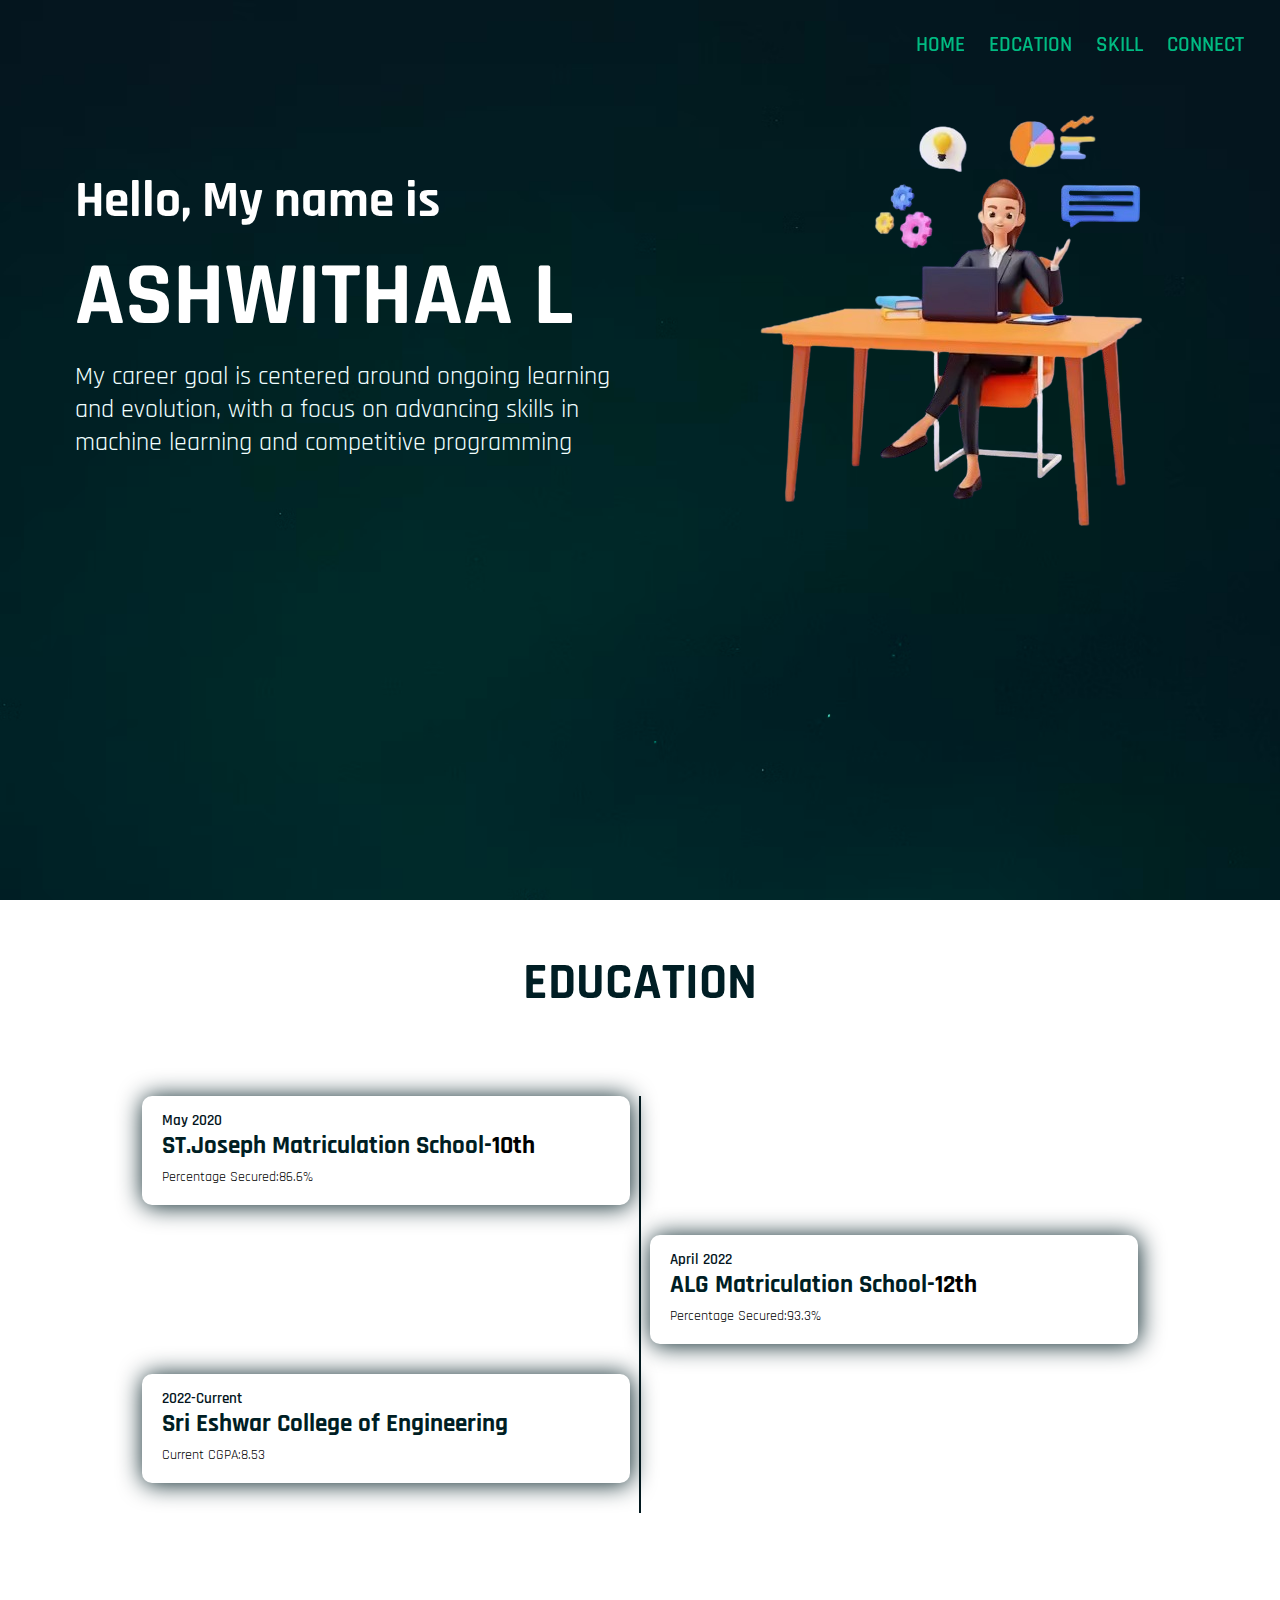
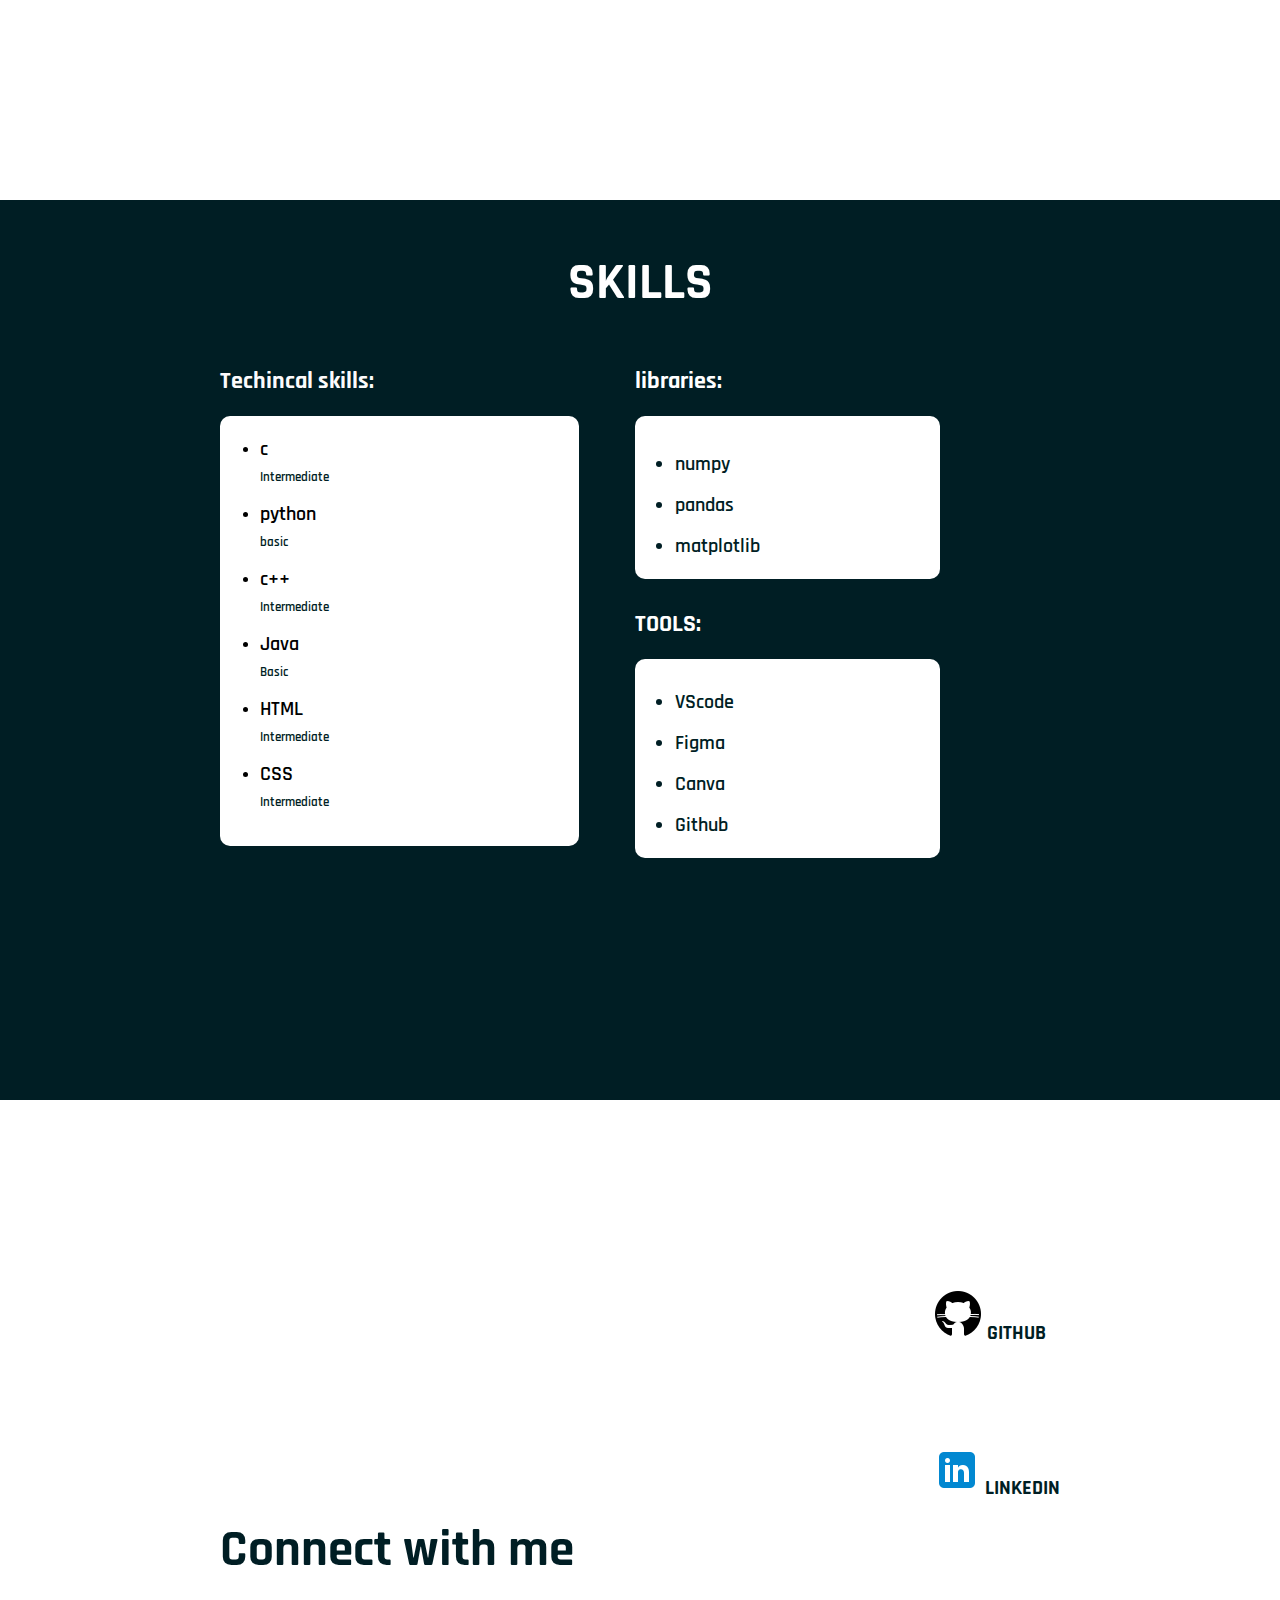
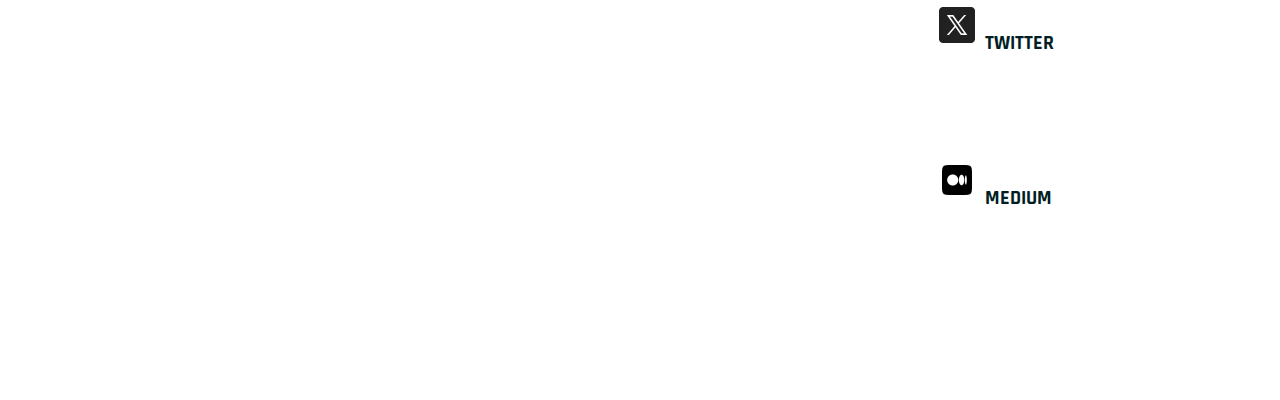
<file: index.html>
<!DOCTYPE html>
<html lang="en">
<head>
    <meta charset="UTF-8">
    <meta name="viewport" content="width=device-width, initial-scale=1.0">
    <title>ASH RESUME</title>
    <link rel="icon" href="images/resume.png" type="image/icon">
    <link rel="stylesheet" href="one.css">
    
</head>
<body>
    <header class="header">
    <nav class="navbar">
        <a href="#section1">HOME</a>
        <a href="#education">EDCATION</a>
        <a href="#section2">SKILL</a>
        <a href="#connect">CONNECT</a>
    </nav>
    </header>
    <section class="section1" id="section1">
    <div class="style">
    <div class="div1">
        <h3 class="hello">Hello, My name is</h3>
        <h1 class="name">ASHWITHAA L</h1>
        <p class="para">My career goal is centered around ongoing
             learning and evolution, with a focus on advancing 
             skills in machine learning and competitive programming</p>
    </div>
    <div class="div2">
        <img src="images/png-m.png" alt="working">
    </div>
    </div>
</section>

<section class="education" id="education">
  <div class="main">
    <h3 class="heading">EDUCATION</h3>
<div class="edu-container">
    <ul>
        <li>
            <h3>May 2020</h3>
            <h4 class="title">ST.Joseph Matriculation School-<span>10th</span></h4>
            <p>Percentage Secured:86.6%</p>
        </li>
        <li>
            <h3>April 2022</h3>
            <h4 class="title">ALG Matriculation School-<span>12th</span></h4>
            <p>Percentage Secured:93.3%</p>
        </li>
        <li>
            <h3>2022-Current</h3>
            <h4 class="title">Sri Eshwar College of Engineering</h4>
            <p>Current CGPA:8.53</p>
        </li>
    </ul>
</div>
  </div>
</section>

<section class="section2" id="section2">
<h1 class="heading2">SKILLS</h1>
<div class="div3">
    <div class="tech">
            <h2 class="exp-sub">Techincal skills:</h2>
            <ul>
                <li>
                    <h3>c</h3>
                    <p>Intermediate</p>
                </li>

                <li>
                     <h3>python</h3>
                     <p>basic</p>
                </li>

                 <li>
                     <h3>c++</h3>
                     <p>Intermediate</p>
                </li>

                 <li>
                     <h3>Java</h3>
                     <p>Basic</p>
                </li>

                 <li>
                     <h3>HTML</h3>
                     <p>Intermediate</p>
                </li>

                 <li>
                     <h3>CSS</h3>
                     <p>Intermediate</p>
                 </li>
                </ul>

    </div>
    <div class="vertical">
        <h2 class="exp-sub2">libraries:</h2>
    <div class="libraries">
        <ul>
            <li>numpy</li>
            <li>pandas</li>
            <li>matplotlib</li>
        </ul>
     </div>
<h2 class="exp-sub2">TOOLS:</h2>
     <div class="tools">
        <ul>
            <li>VScode</li>
            <li>Figma</li>
            <li>Canva</li>
            <li>Github</li>
        </ul>
     </div>
</div>
        </div>      
</section>

<!-- <section class="section3" id="section3">
    <h2 class="heading2">PROJECTS</h2>
    <div class="tit">
        <div>
            <img>
            <h2> PORTFOLIO</h2>
            <p>The portfolio is build with html and css</p>
            <a></a>
        </div>
        <div> <img>
            <h2>PROJECT2</h2>
            <p>Satellite-Powered Vegetation Growth Prediction:</p>
            <a></a></div>
        <div> <img>
            <h2> PORTFOLIO</h2>
            <p>The portfolio is build with html and css</p>
            <a></a></div>
        </div> -->
 <section class="connect" id="connect">
<div class="outer1" >
    <div>
        <h3 class="heading3">Connect with me</h3>
    </div>
    <div class="inner1">
    <div class="one">
        <img src="images/github.png" alt="github">
        <a href="https://github.com/ashwithaa-l/ashwithaa-l">GITHUB</a>
    </div>
    <div class="one">
        <img src="images/linkedin.png" alt="linkedin">
        <a href="https://www.linkedin.com/in/ashwithaa-l-904929278">LINKEDIN</a>
    </div>
    <div class="one">
        <img src="images/twitter.png" alt="twitter">
        <a href="https://twitter.com/Ashwithaa_ash">TWITTER</a>
    </div>
    <div>
        <img src="images/medium.png" alt="medium">
        <a href="https://medium.com/@ash952005">MEDIUM</a>
    </div>
    </div>
</div>
 </section>
</body>
</html>
</file>
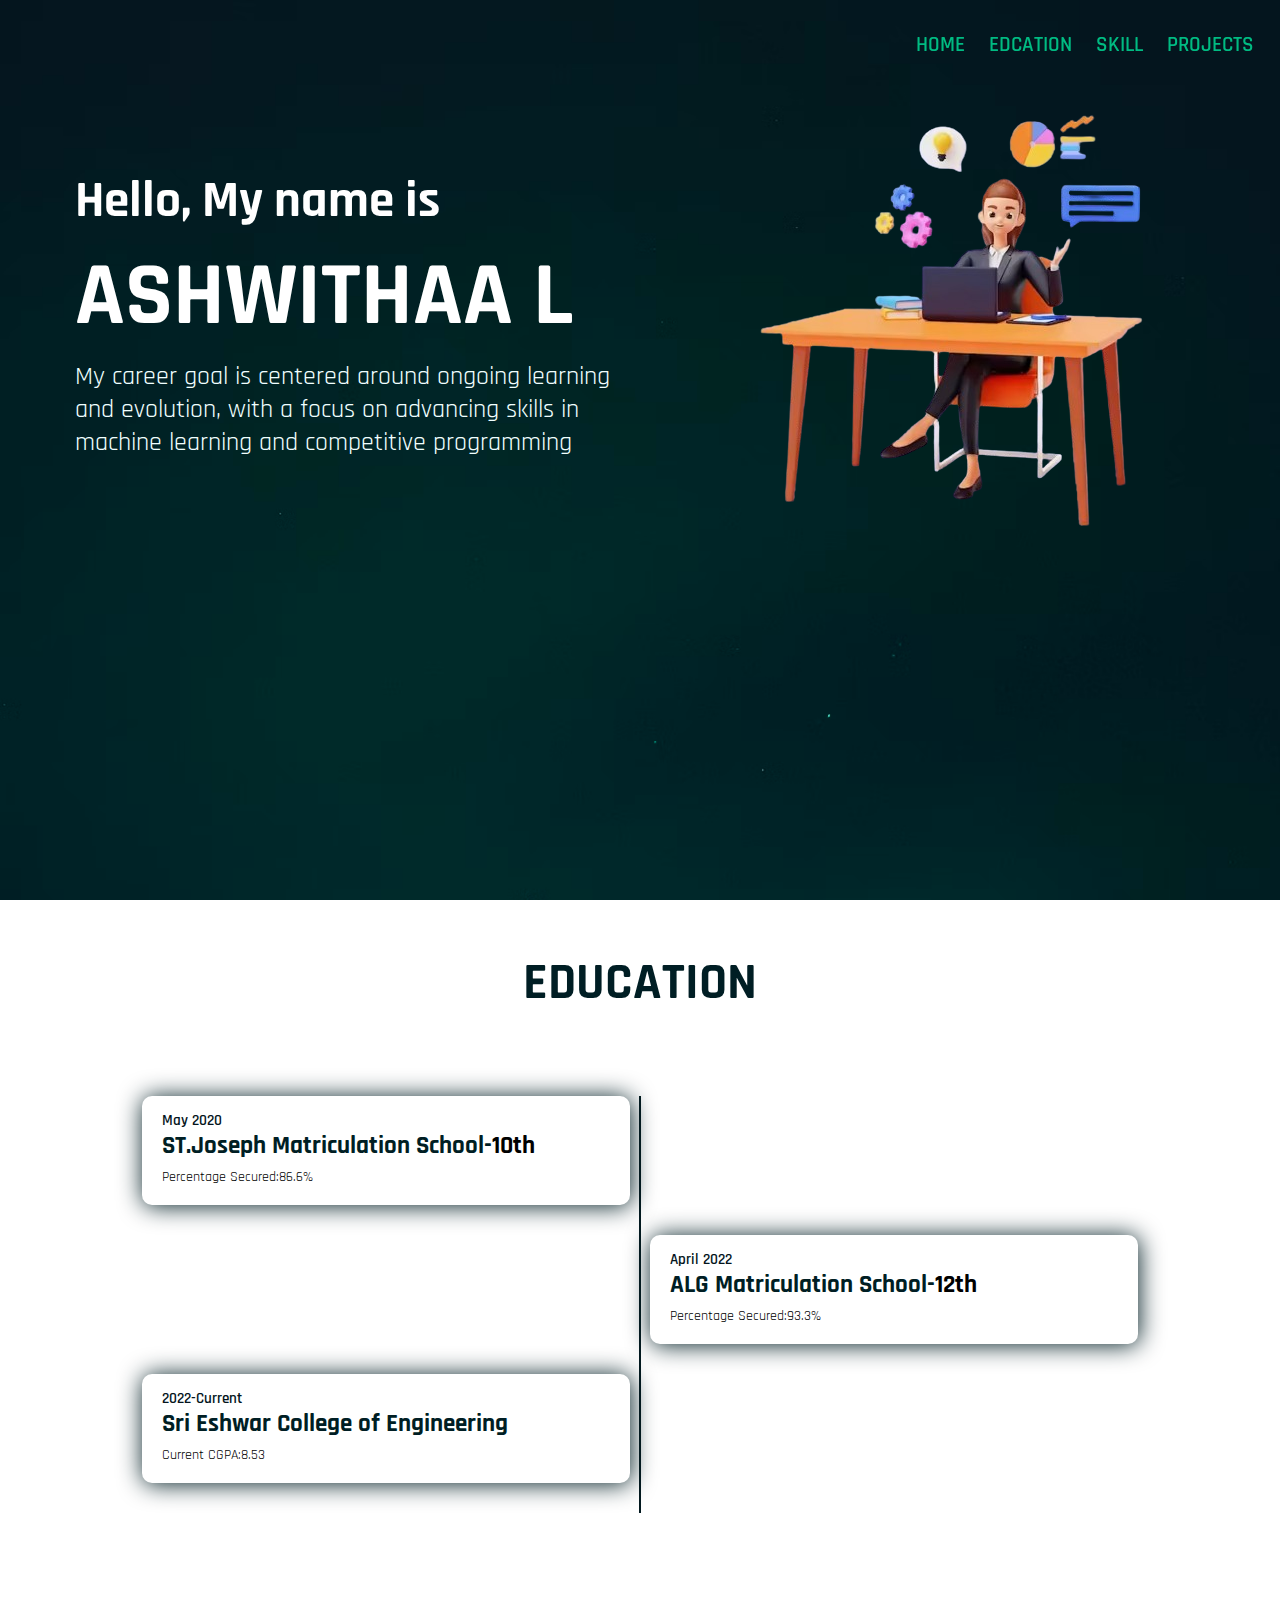
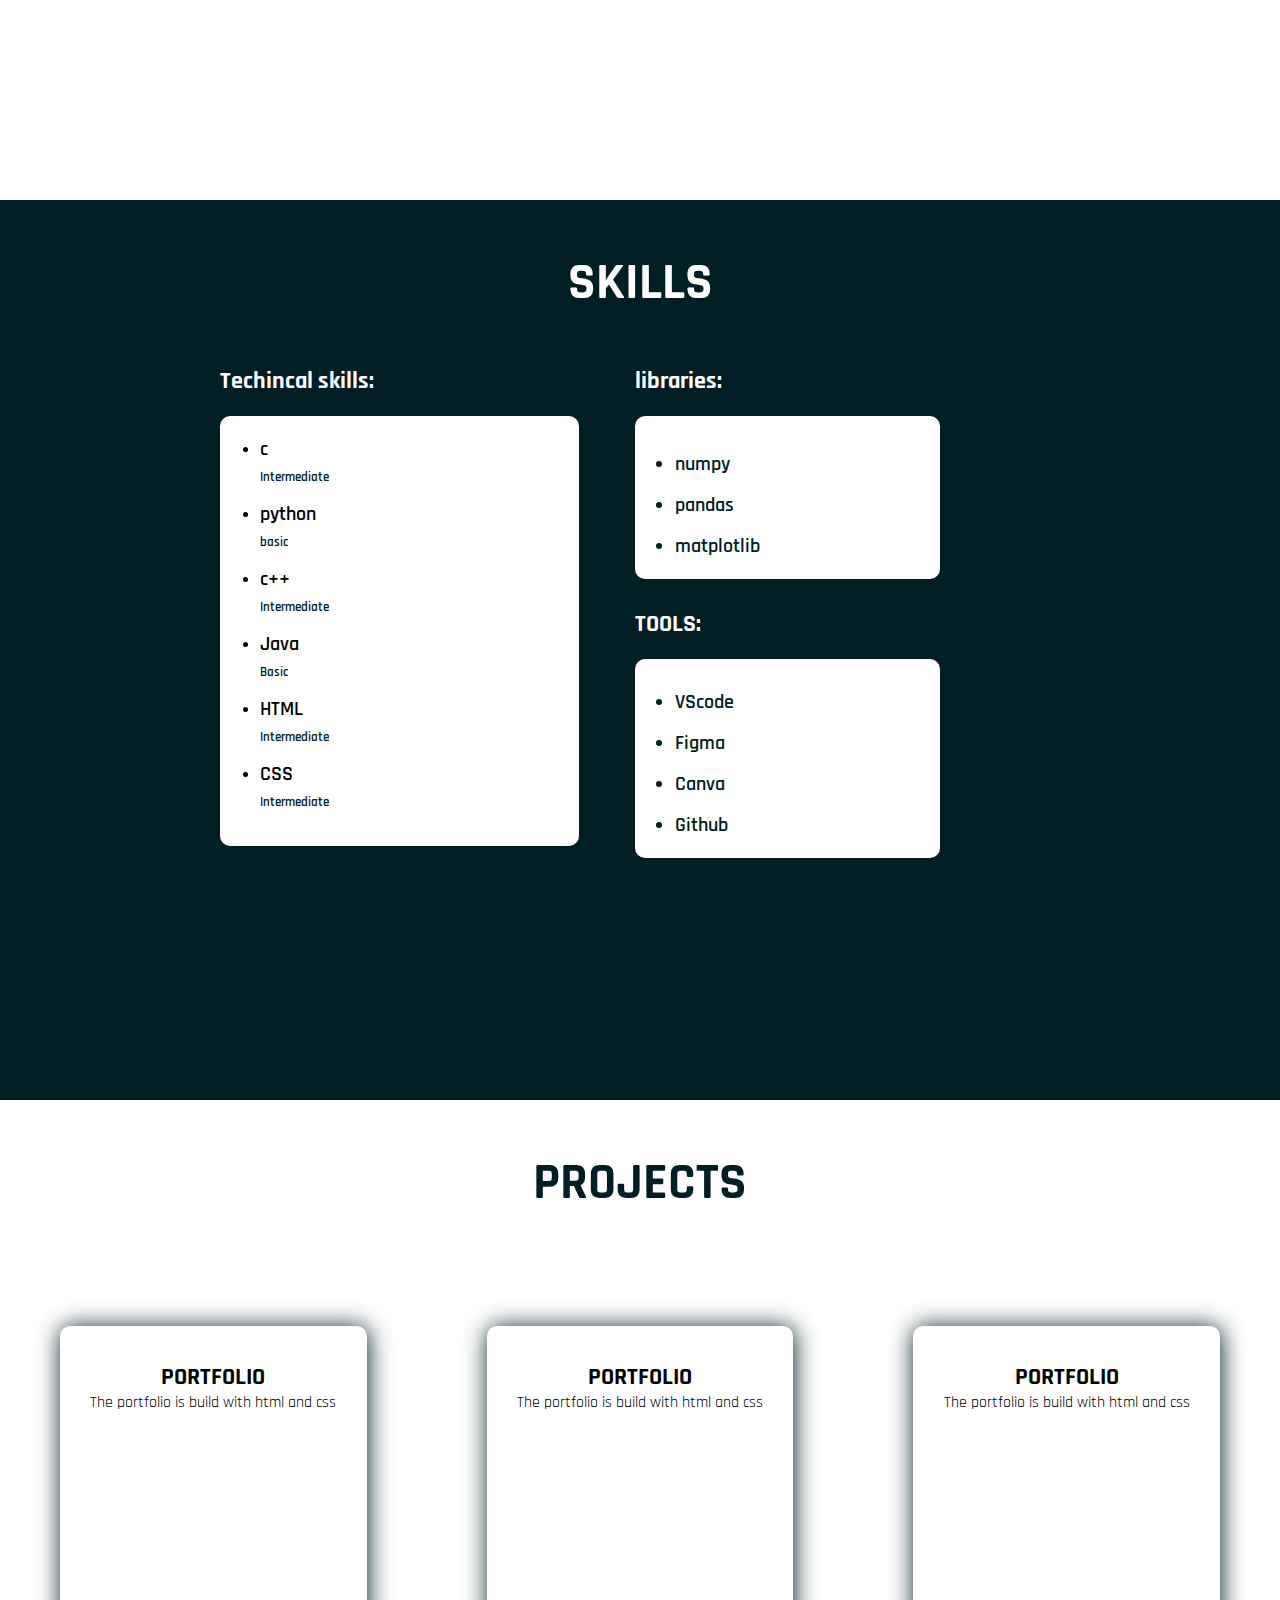
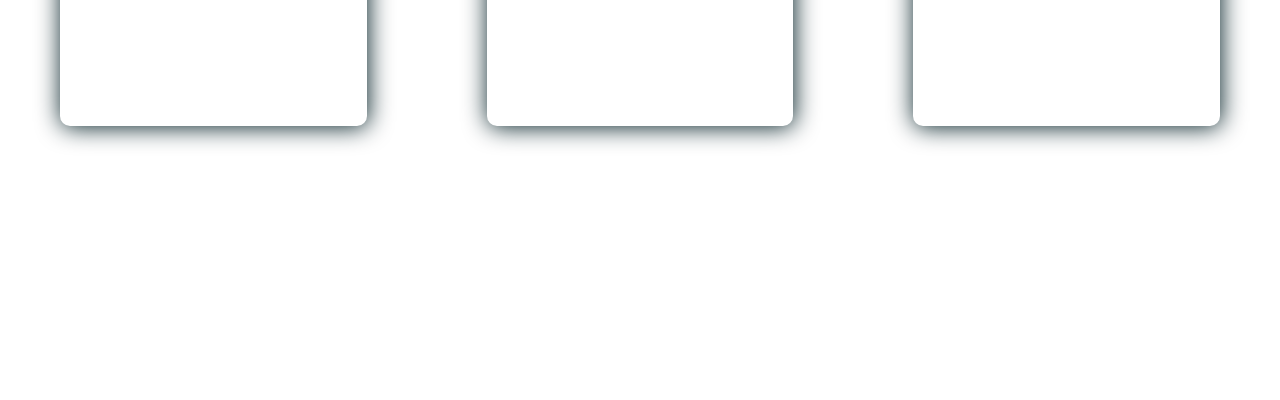
<file: one.html>
<!DOCTYPE html>
<html lang="en">
<head>
    <meta charset="UTF-8">
    <meta name="viewport" content="width=device-width, initial-scale=1.0">
    <title>ASH RESUME</title>
    <link rel="icon" href="images/resume.png" type="image/icon">
    <link rel="stylesheet" href="one.css">
    
</head>
<body>
    <header class="header">
    <nav class="navbar">
        <a href="#section1">HOME</a>
        <a href="#education">EDCATION</a>
        <a href="#section2">SKILL</a>
        <a href="#section3">PROJECTS</a>
    </nav>
    </header>
    <section class="section1" id="section1">
    <div class="style">
    <div class="div1">
        <h3 class="hello">Hello, My name is</h3>
        <h1 class="name">ASHWITHAA L</h1>
        <p class="para">My career goal is centered around ongoing
             learning and evolution, with a focus on advancing 
             skills in machine learning and competitive programming</p>
    </div>
    <div class="div2">
        <img src="images/png-m.png" alt="working">
    </div>
    </div>
</section>

<section class="education" id="education">
  <div class="main">
    <h3 class="heading">EDUCATION</h3>
<div class="edu-container">
    <ul>
        <li>
            <h3>May 2020</h3>
            <h4 class="title">ST.Joseph Matriculation School-<span>10th</span></h4>
            <p>Percentage Secured:86.6%</p>
        </li>
        <li>
            <h3>April 2022</h3>
            <h4 class="title">ALG Matriculation School-<span>12th</span></h4>
            <p>Percentage Secured:93.3%</p>
        </li>
        <li>
            <h3>2022-Current</h3>
            <h4 class="title">Sri Eshwar College of Engineering</h4>
            <p>Current CGPA:8.53</p>
        </li>
    </ul>
</div>
  </div>
</section>

<section class="section2" id="section2">
<h1 class="heading2">SKILLS</h1>
<div class="div3">
    <div class="tech">
            <h2 class="exp-sub">Techincal skills:</h2>
            <ul>
                <li>
                    <h3>c</h3>
                    <p>Intermediate</p>
                </li>

                <li>
                     <h3>python</h3>
                     <p>basic</p>
                </li>

                 <li>
                     <h3>c++</h3>
                     <p>Intermediate</p>
                </li>

                 <li>
                     <h3>Java</h3>
                     <p>Basic</p>
                </li>

                 <li>
                     <h3>HTML</h3>
                     <p>Intermediate</p>
                </li>

                 <li>
                     <h3>CSS</h3>
                     <p>Intermediate</p>
                 </li>
                </ul>

    </div>
    <div class="vertical">
        <h2 class="exp-sub2">libraries:</h2>
    <div class="libraries">
        <ul>
            <li>numpy</li>
            <li>pandas</li>
            <li>matplotlib</li>
        </ul>
     </div>
<h2 class="exp-sub2">TOOLS:</h2>
     <div class="tools">
        <ul>
            <li>VScode</li>
            <li>Figma</li>
            <li>Canva</li>
            <li>Github</li>
        </ul>
     </div>
</div>
        </div>      
</section>

<section class="section3" id="section3">
    <h2 class="heading2">PROJECTS</h2>
    <div class="tit">
        <div>
            <img>
            <h2> PORTFOLIO</h2>
            <p>The portfolio is build with html and css</p>
            <a></a>
        </div>
        <div> <img>
            <h2> PORTFOLIO</h2>
            <p>The portfolio is build with html and css</p>
            <a></a></div>
        <div> <img>
            <h2> PORTFOLIO</h2>
            <p>The portfolio is build with html and css</p>
            <a></a></div>
        </div>
 
</body>
</html>
</file>
<file: one.css>
@import url('https://fonts.googleapis.com/css2?family=Poppins&family=Rajdhani:wght@300;400;500;600;700&display=swap');

*{
    margin:0;
    padding:0;
    font-family:'rajdhani';
}
.section1{
    background:url(images/gradient.avif);
    background-size: cover;
    width:100vw;
    height:100vh;
    display:flex;
    flex-direction:column;
}
.header{
    color:#FCFBFC;
    width:100%;
    padding:2rem 70%;
    justify-content:space-between;
    align-items:center;
    z-index:100;
    position:fixed;
}

.navbar a{
text-decoration:none;
font-size:130%;
font-weight:600;
margin-left:20px;
color:#00bb82;
transition:.3s;

}
.navbar a:hover{
    color:aqua;
   text-decoration: underline;
}

.style{
    display:flex;
    justify-content: space-between;
    align-items: center;
}
.div1{
    flex:1;
    padding-top:80px;
    margin-left: 75px;

}

.div2{
    flex:1;
    padding-top:100px;
    margin-left:60px;
}

.div1 .hello{
font-size:3.2rem;
color:white;
font-weight:700px;
}

.div1 .name{
    font-size:5.6rem;
    color:white;
    padding-top:5px;
    padding-bottom:5px;
    font-weight: 700px;
    line-height:1.3;
    animation-name: name;
    animation-duration:5s;
    animation-delay:1s;
    animation-timing-function: linear;
    animation-direction: alternate;
}
@keyframes name{
    from{color:white;}
    to{color: aqua;}
    0%{
        transform:translatex(0);
    }
    100%{
        transform: translatex(100px);
    }
}
.div1 .para{
    font-size:1.6rem;
    color:azure;
}

.education{
    background-size: cover;
    width:100vw;
    height:100vh;
    display:flex;
    flex-direction:column;

}

.main{
    width:100%;
    height:auto;
    background-color: white;
    padding:50px 0;
    display:grid;
    place-items: center;
}

.main .heading{
    font-size:3.2rem;
    font-weight:700px;
    color:#001E24;
    position: relative;
    margin-bottom:80px ;
}

 .edu-container{
    width:70%;
    height:auto;
    margin:auto 0;
    position:relative;
}

.edu-container ul{
    list-style:none;
  
}
.edu-container ul::after {
	content: " ";
	position: absolute;
	width: 2px;
	height: 100%;
	left: 50%;
	top: 0;
	transform: translateX(-50%);
    background-image: linear-gradient(to bottom, rgba(3,26,32), rgba(3,25,31));
}
 
.edu-container ul li{
    width:50%;
    height:auto;
    padding:15px 20px;
    background-color:#fff;
    box-shadow: 1px 1px 25px #001E24;
    border-radius:10px;
    margin-bottom:30px;
    z-index:99;
}

.edu-container ul li:nth-chile(3){
    margin-bottom: 0;
}
.edu-container ul li:nth-child(odd){
    float:left;
    clear:right;
    transform:translateX(-50px);
}

.edu-container ul li:nth-child(even){

    float:right;
    clear:left;
    transform:translateX(50px);
}

ul li .title{
    font-size:25px;
    color:#001E24;
}

ul li p{
    margin:6px 0 4px 0;
    line-height:18px;
    font-size:14px;
    font-weight:800px;
}
 
ul li h3{
    font-weight: 600;
    font-size:15px;
    color:#04151D;
}

ul li span{
    color:black;
}

.section2{
    background-color: #001E24;
    background-size: cover;
    width:100vw;
    height:100vh;
    display:flex;
    flex-direction:column;
}
.heading2{
    font-size:3.2rem;
    font-weight:700px;
    color:white;
    padding:50px 0;
    display:flex;
    align-items: center;
    justify-content: center;
}
.section2 .div3{
    display:flex;
    justify-content:space-between;
}

.section2 .tech{
    color:black;
    margin-left:150px;

}

.section2 .tech ul {
    width:100%;
    height: auto;
    padding-top:20px;
    padding-bottom:20px;
   padding-left:40px;
   padding-right:70px;
    background-color:#fff;
    border-radius:10px;
    margin-bottom:30px;
    margin-left:70px;
    align-items: center;
}

.section2 .exp-sub{
    color:#FCFBFC;
    padding-bottom:20px;
    margin-left:70px;

}

.section2 .div3 .vertical .libraries:hover {
    box-shadow: 1px 1px 15px white;
}  

.section2 .div3 .vertical .tools:hover {
    box-shadow: 1px 1px 15px white;
}
 .section2 .div3 .tech ul:hover{
    box-shadow: 1px 1px 15px white;
 }  

.section2 .tech ul li h3{
    color:black;
    font-size:20px;
}
.section2 .tech ul li p{
    color:#001E24;
    font-size:13px;
    font-weight:600;
    margin-bottom:15px;
}

.section2 .libraries{
    width:100%;
    height: auto;
    padding-top:20px;
    padding-bottom:20px;
   padding-left:40px;
   padding-right:70px;
    background-color:#fff;
    border-radius:10px;
    margin-bottom:30px;

}
.section2 .div3 .vertical ul:hover {
    box-shadow: 1px 1px 15px white;
}

.section2 .tools{
    width:100%;
    height: auto;
    padding-top:15px;
    padding-bottom:20px;
   padding-left:40px;
   padding-right:70px;
    background-color:#fff;
    border-radius:10px;
    margin-bottom:30px;
}

.section2 .tools ul li{
    font-size:20px;
    font-weight:600;
    color:#001E24;
    margin-top:15px;
}

.section2 .libraries ul li{
    font-size:20px;
    font-weight:600;
    color:#001E24;
    margin-top:15px;
}

.section2 .exp-sub2{
    color:white;
    padding-bottom:20px;

}

.section2 .vertical{
    margin-right:450px;
}

.section3{
    background-size: cover;
    width:100vw;
    height:100vh;
    display:flex;
    flex-direction:column;
}
.section3 .heading2{
    color:#001E24;
}
 
.section3 .tit{
    display:flex;
    justify-content:center;
    align-items:center;
    min-height:400px;
}

.section3 .tit div{
    height:370px;
    width:335px;
    background:white;
    margin:60px;
    text-align:center;
    padding:15px 20px;
    background-color:#fff;
    box-shadow: 1px 1px 25px #001E24;
    border-radius:10px;
    margin-bottom:30px;
    z-index:99;
}

.connect{
    background-size: cover;
    width:100vw;
    height:100vh;
    display:flex;
    flex-direction:column;
}
.outer1{
    display:flex;
    align-items:center;
    justify-content: space-around;
    margin:auto 40px;
    
}

 /* .outer::after {
	content: " ";
	position: absolute;
	width: 2px;
	height: 100%;
	left: 50%;
	top: 0;
	transform: translateX(-50%);
    background-image: linear-gradient(to bottom, rgba(3,26,32), rgba(3,25,31));
} */

.outer img::after {
    content: " ";
    position: absolute;
    width: 2px;
    height: 100%;
    left: 50%;
    top: 0;
    transform: translateX(-50%);
    background: linear-gradient(to bottom, rgba(3,26,32), rgba(3,25,31));
}

.heading3{
    font-size:3.2rem;
    font-weight:700px;
    color:#001E24;
    padding:50px 0;
}

.inner{
    padding-right:30px;
    padding-top:80px;
    margin:40px;
}

a{
    font-size:20px;
    text-decoration:none;
    font-weight:700;
    color:#001E24
}



.one{
    padding-bottom:100px;

}
</file>
